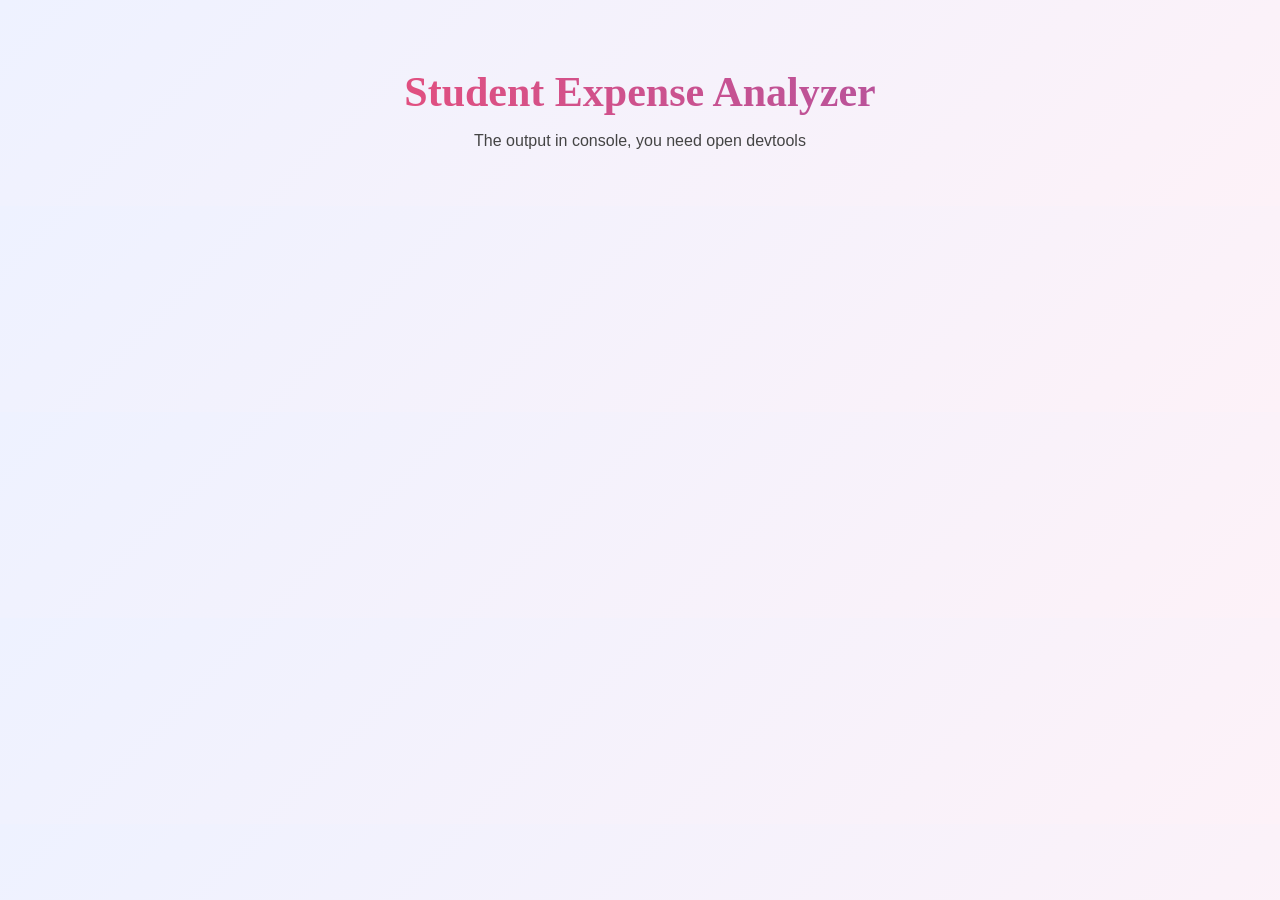
<file: Assignment 6/index.html>
<!DOCTYPE html>
<html lang="en">
<head>
    <meta charset="UTF-8">
    <meta name="viewport" content="width=device-width, initial-scale=1.0">
    <title>Assignment 6</title>
    <link rel="stylesheet" href="style.css">
</head>
<body>
    <h1>Student Expense Analyzer</h1>
    <p>The output in  console, you need open devtools</p>
    <script src="script.js"></script>
</body>
</html>
</file>
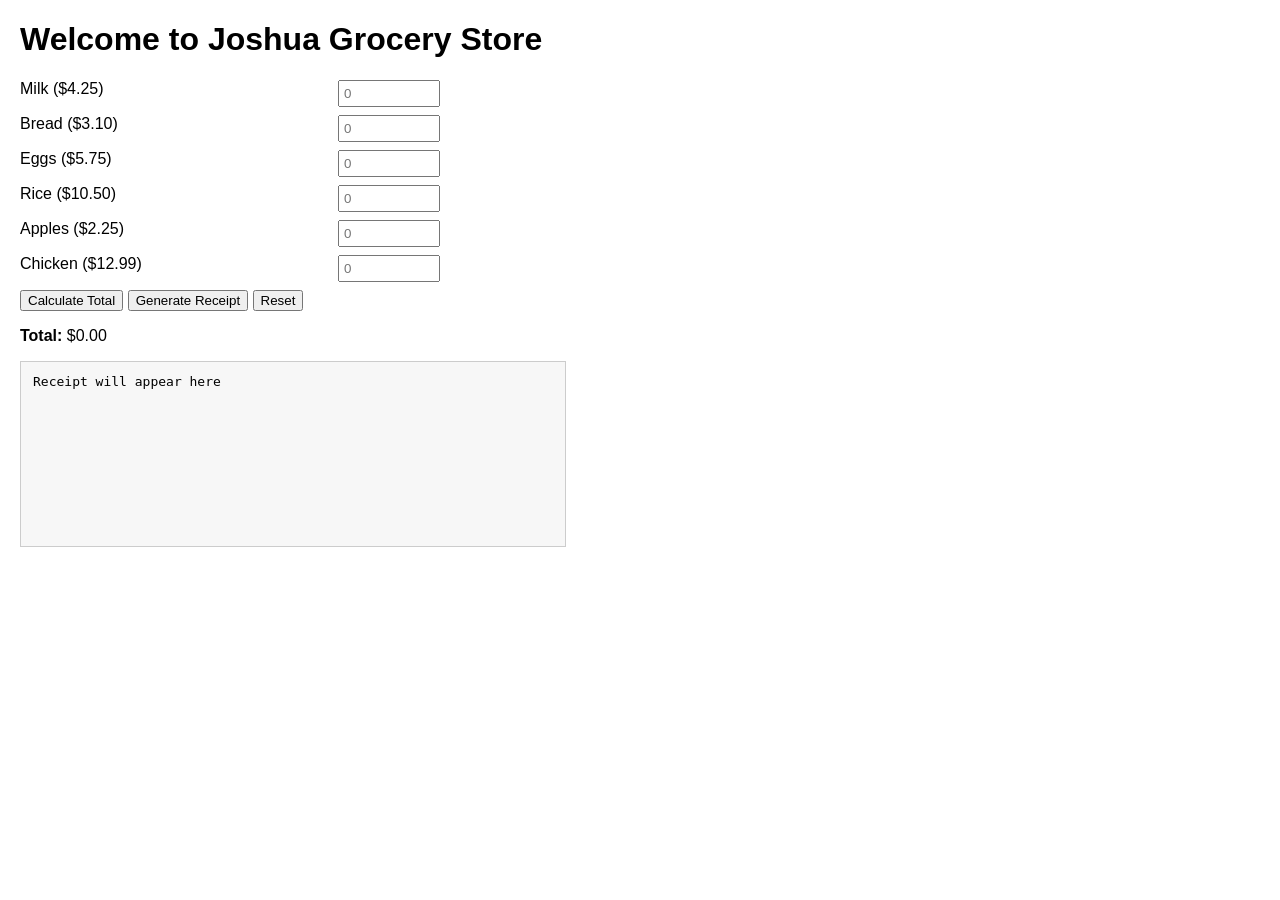
<file: Assignment 7/index.html>
<!DOCTYPE html>
<html lang="en">

<head>
    <meta charset="UTF-8">
    <meta name="viewport" content="width=device-width, initial-scale=1.0">
    <title>Joshua Grocery Store</title>
    <link rel="stylesheet" href="style.css">
</head>

<body>
    <h1>Welcome to Joshua Grocery Store</h1>
    <div class="item">
        <div class="items">
            <div class="row"><span>Milk ($4.25)</span> <input id="milk" type="number" min="0" placeholder="0"></div>
            <div class="row"><span>Bread ($3.10)</span> <input id="bread" type="number" min="0" placeholder="0"></div>
            <div class="row"><span>Eggs ($5.75)</span> <input id="eggs" type="number" min="0" placeholder="0"></div>
            <div class="row"><span>Rice ($10.50)</span> <input id="rice" type="number" min="0" placeholder="0"></div>
            <div class="row"><span>Apples ($2.25)</span> <input id="apples" type="number" min="0" placeholder="0"></div>
            <div class="row"><span>Chicken ($12.99)</span><input id="chicken" type="number" min="0" placeholder="0">
            </div>
        </div>
    </div>
    <div class="item">
        <button id="btnTotal">Calculate Total</button>
        <button id="btnReceipt">Generate Receipt</button>
        <button id="btnReset">Reset</button>
    </div>

    <p><strong>Total:</strong> <span id="totalAmount">$0.00</span></p>

    <pre id="receipt" class="receipt">Receipt will appear here</pre>

    <script src="script.js"></script>
</body>

</html>
</file>
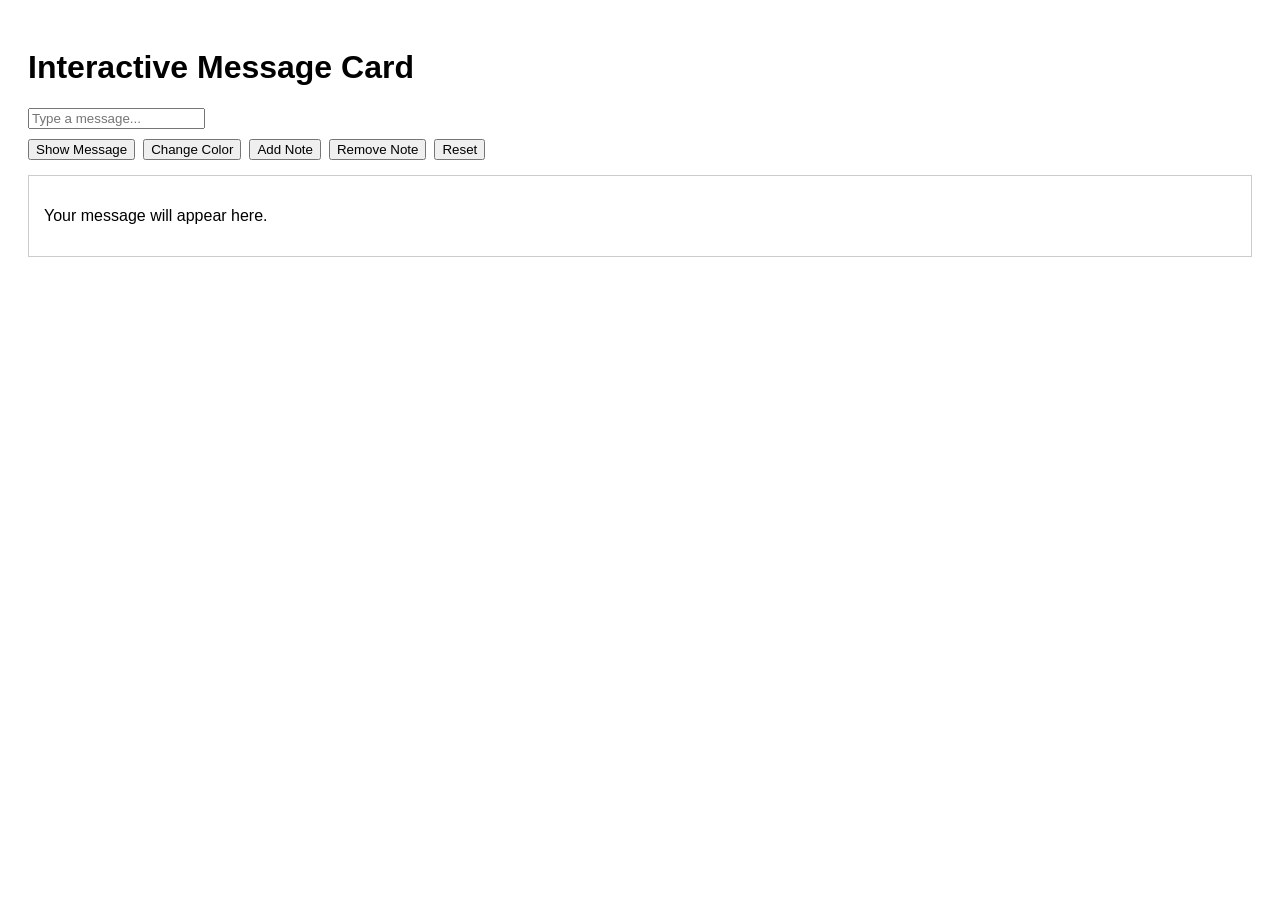
<file: Assignment 8/index.html>
<!DOCTYPE html>
<html lang="en">
<head>
    <meta charset="UTF-8">
    <meta name="viewport" content="width=device-width, initial-scale=1.0">
    <title>Interactive Message Card</title>
    <link rel="stylesheet" href="style.css">
</head>
<body>
    <h1>Interactive Message Card</h1>
    <input id="messageInput" type="text" placeholder="Type a message..." />
    <div class="buttons">
        <button id="showBtn">Show Message</button>
        <button id="colorBtn">Change Color</button>
        <button id="addNoteBtn">Add Note</button>
        <button id="removeNoteBtn">Remove Note</button>
        <button id="resetBtn">Reset</button>
    </div>

    <div id="card" class="card">
        <p id="cardMessage">Your message will appear here.</p>
    </div>
    <script src="script.js"></script>
</body>
</html>
</file>
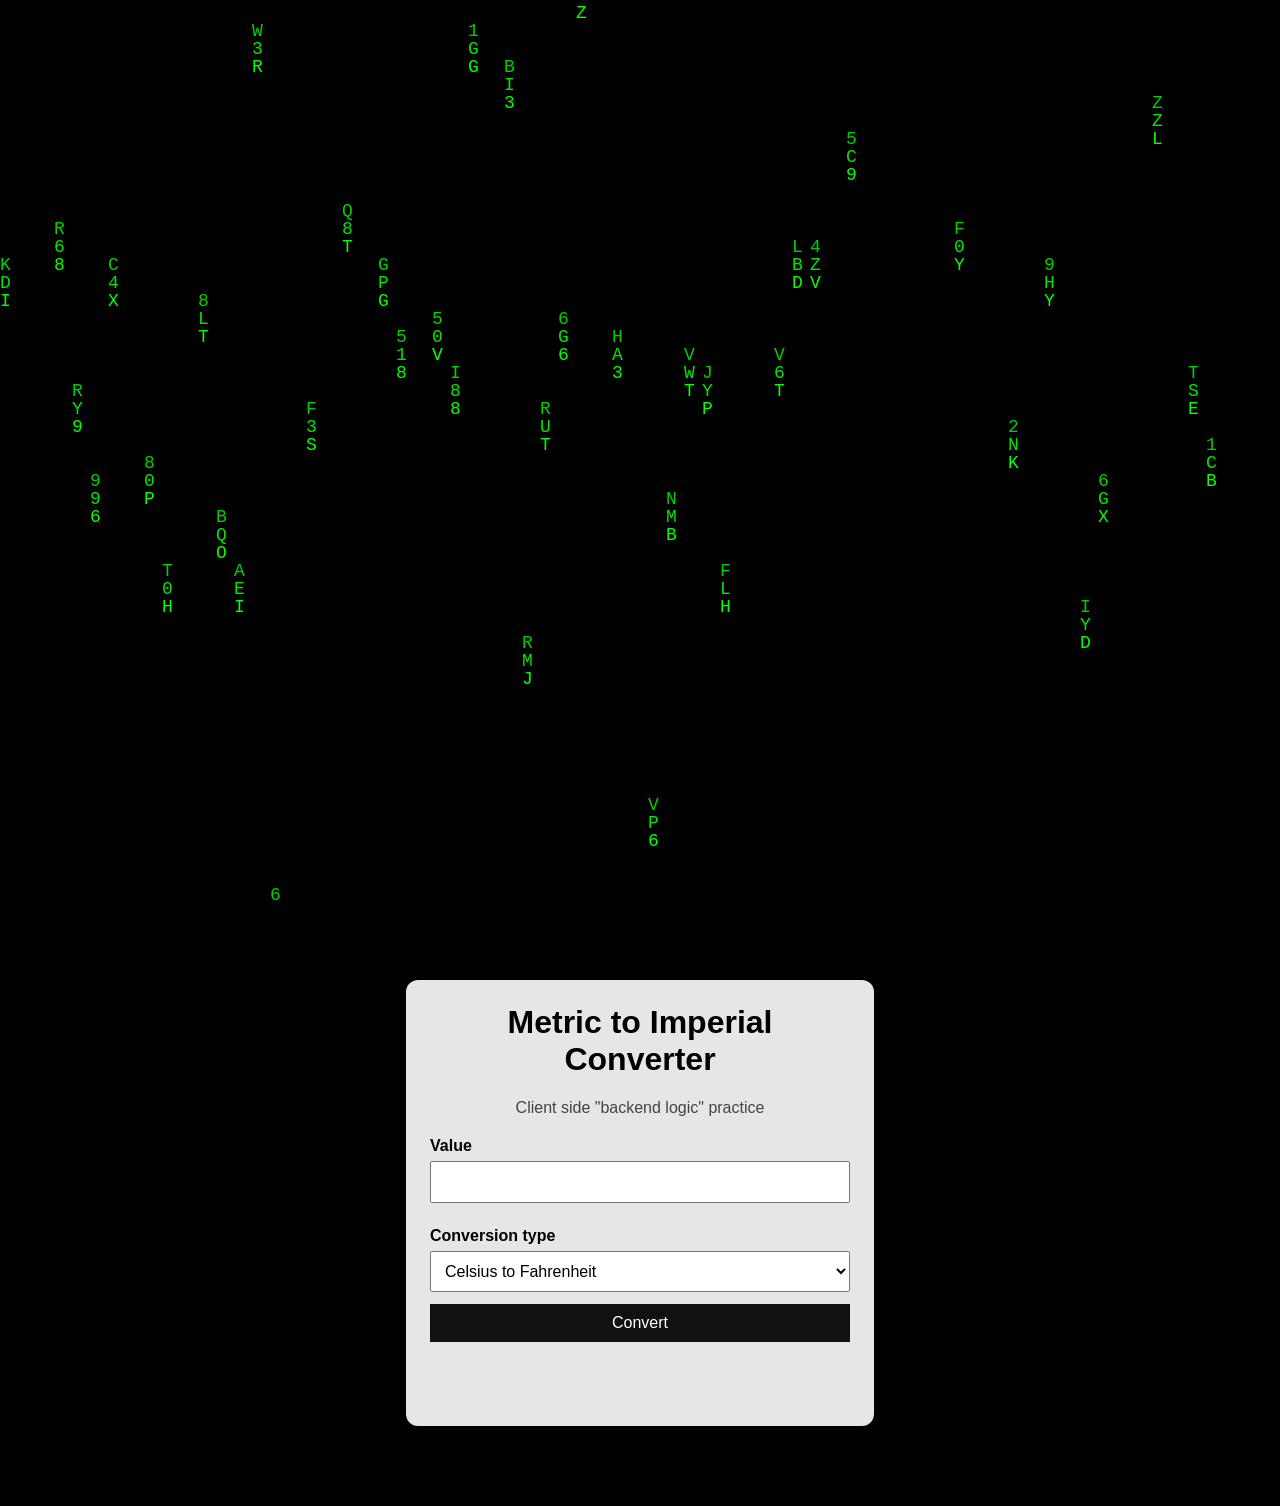
<file: matrix/index.html>
<!--
Project: Matrix Rain Effect
LMD: 2026-03-10
Programmer: Joshua
About project: This project shows a Matrix Rain animation using HTML, CSS, and JavaScript.
-->

<!DOCTYPE html>
<html lang="en">

<head>
  <meta charset="UTF-8" />
  <meta name="viewport" content="width=device-width, initial-scale=1.0" />
  <title>Matrix Rain</title>
  <link rel="stylesheet" href="style.css" />
</head>

<body>
  <!-- This canvas is the drawing area for the Matrix Rain effect -->
  <canvas id="canvas"></canvas>
  <main class="card">
    <h1>Metric to Imperial Converter</h1>
    <p class="subtitle">Client side "backend logic" practice</p>

    <label for="valueInput">Value</label>
    <input id="valueInput" type="text">

    <label for="typeSelect">Conversion type</label>
    <select id="typeSelect">
      <option value="cToF">Celsius to Fahrenheit</option>
      <option value="mToF">Meters to Feet</option>
      <option value="kgToLbs">Kilograms to Pounds</option>
      <option value="kmToMiles">Kilometers to Miles</option>
      <option value="lToGal">Liters to Gallons</option>
      <option value="cmToInch">Centimeters to Inches</option>
      <option value="gToOz">Grams to Ounces</option>
    </select>

    <button id="convertBtn" onclick="convert()">Convert</button>

    <div id="message" class="message" aria-live="polite"></div>
    <div id="result" class="result" aria-live="polite"></div>
  </main>
  <script src="script.js"></script>
</body>

</html>
</file>
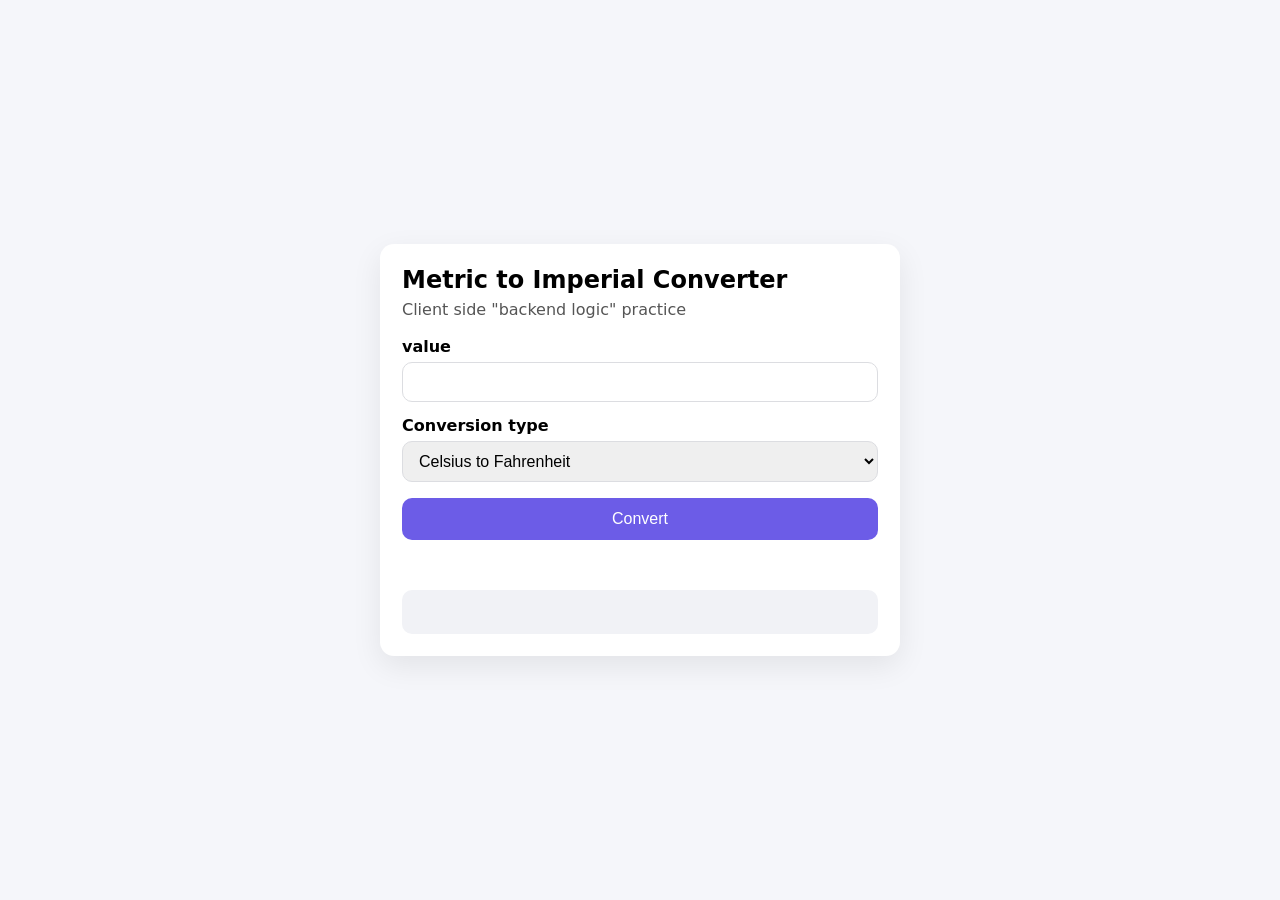
<file: metric-imperial-converter/index.html>
<!DOCTYPE html>
<html lang="en">
<head>
    <meta charset="UTF-8">
    <meta name="viewport" content="width=device-width, initial-scale=1.0">
    <title>Metric to Imperial Converter</title>
    <link rel="stylesheet" href="style.css">
</head>
<body>
    <main class="card">
        <h1>Metric to Imperial Converter</h1>
        <P class="subtitle">Client side "backend logic" practice</P>

        <label for="valueInput">value</label>
        <input id="valueInput" type="text"/>
        <label for="typeSelect">Conversion type</label>
        <select id="typeSelect">
            <option value="cToF">Celsius to Fahrenheit</option>
            <option value="mToF">Meters to Feet</option>
            <option value="kgToLbs">Kilograms to Pounds</option>
            <option value="kmToMiles">Kilometers to Miles</option>
            <option value="lToGal">Liters to Gallons</option>
            <option value="cmToInch">Centimeters to Inches</option>
            <option value="gToOz">Grams to Ounces</option>
        </select>

        <button id="convertBtn" onclick="convert()">Convert</button>

        <div id="message" class="message" aria-live="polite"></div>
        <div id="result" class="result" aria-live="polite"></div>
    </main>

    <script src="script.js"></script>
</body>
</html>
</file>
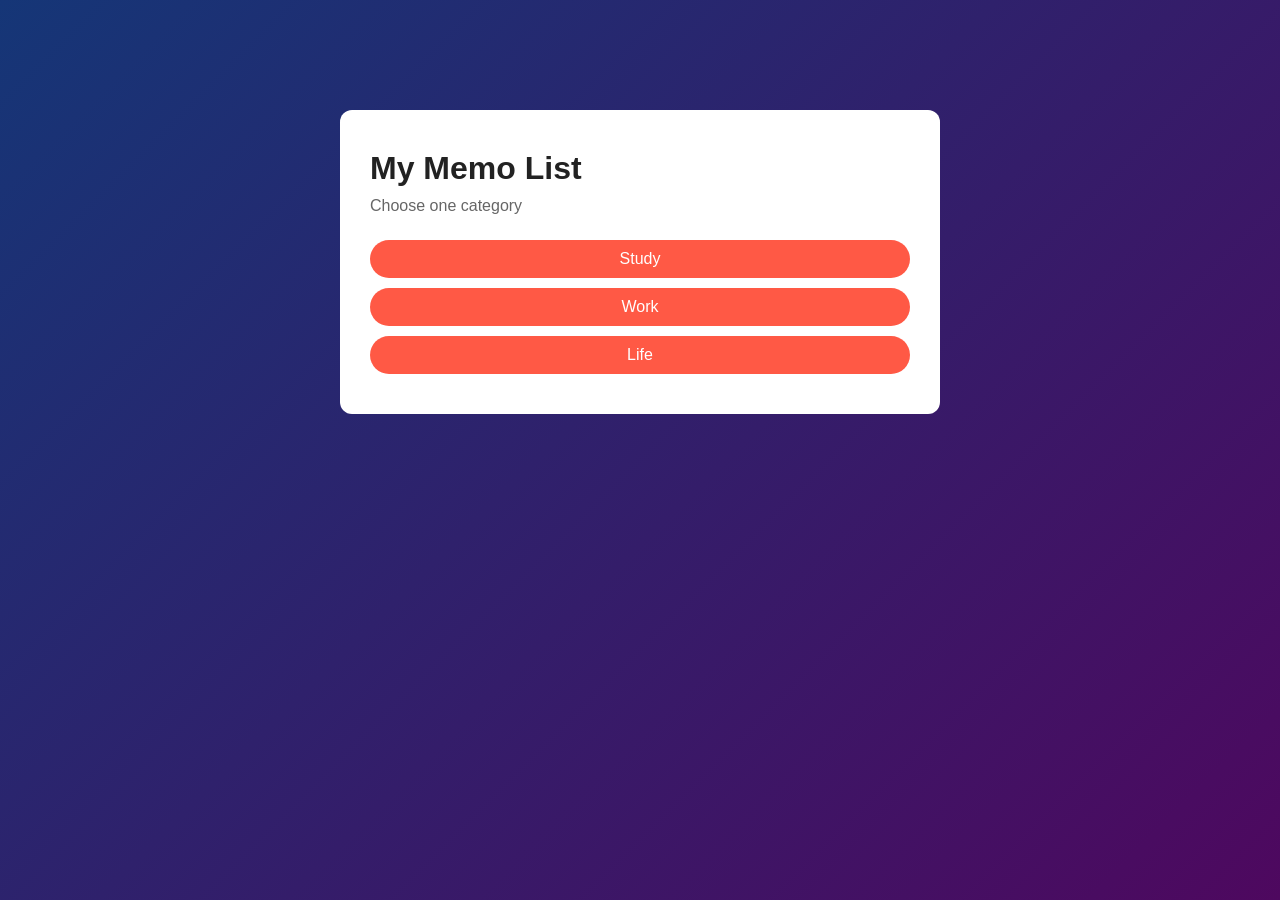
<file: Mini Project Learning from a YouTube Project and Improving It/index.html>
<!DOCTYPE html>
<html lang="en">
<head>
    <meta charset="UTF-8">
    <meta name="viewport" content="width=device-width, initial-scale=1.0">
    <title>Memo List App</title>
    <link rel="stylesheet" href="style.css">
</head>
<body>
    <div class="container">
        <!-- Home page -->
        <div id="homePage" class="app-box">
            <h1>My Memo List</h1>
            <p class="subtitle">Choose one category</p>
            <div class="category-buttons">
                <button class="category-btn" onclick="openCategory('study')">Study</button>
                <button class="category-btn" onclick="openCategory('work')">Work</button>
                <button class="category-btn" onclick="openCategory('life')">Life</button>
            </div>
        </div>
        <!-- List page -->
    <div id="listPage" class="app-box hidden">
        <h2 id="categoryTitle">Category</h2>
        <div class="row">
            <input type="text" id="inputBox" placeholder="Write your memo here">
            <button onclick="addMemo()">Add</button>        
        </div>

        <ul id="listContainer"></ul>

        <div class="bottom-buttons">
            <button class="back-btn" onclick="goHome()">Back to Homepage</button>
        </div>
    </div>

    </div>
    <script src="script.js"></script>
</body>
</html>
</file>
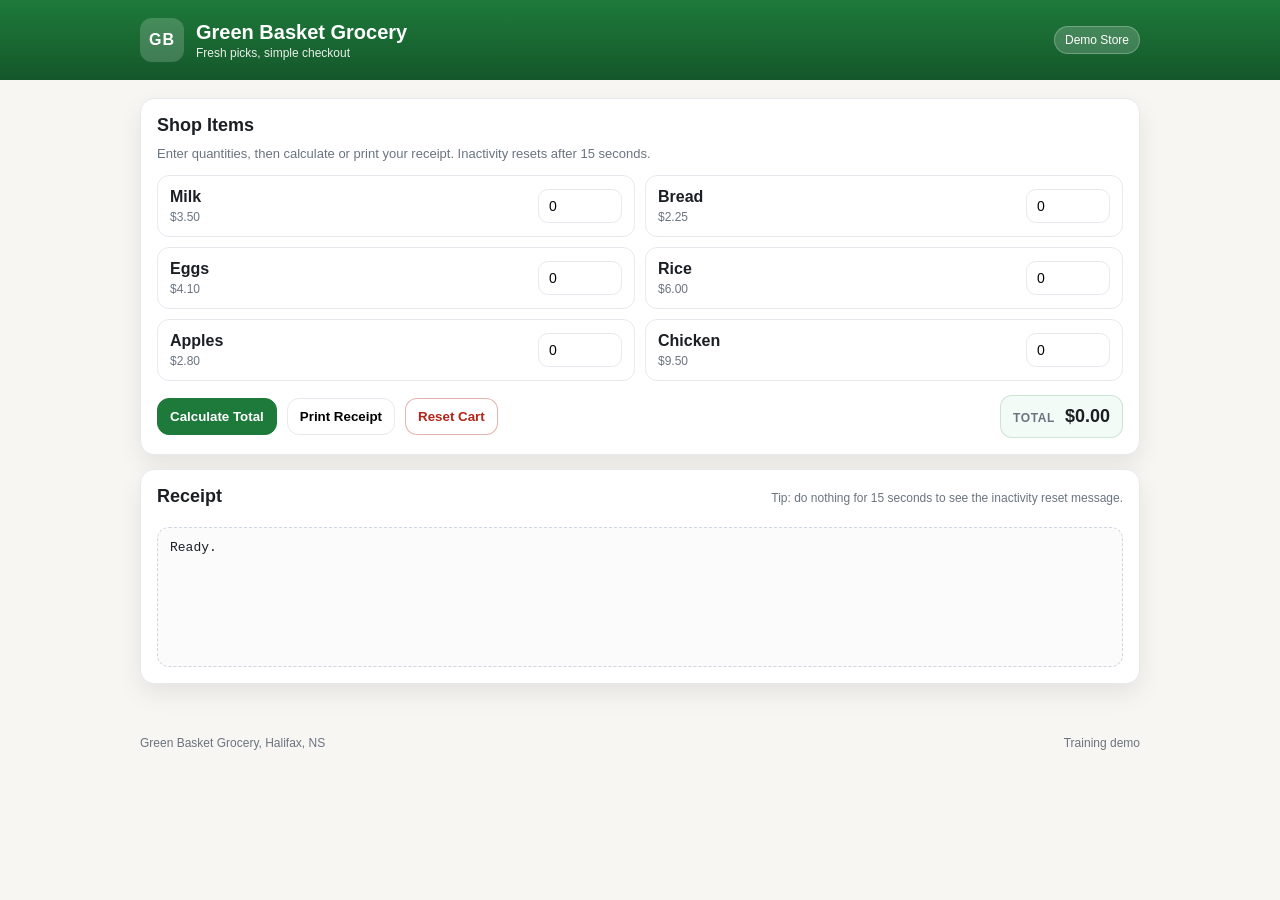
<file: store-code-review/index.html>
<!DOCTYPE html>
<html lang="en">
<head>
  <!--Character encoding: Ensure English characters/symbols are displayed correctly.-->
  <meta charset="UTF-8" />
  <!-- Make the page scale with the device width on mobile phones/tablets -->
  <meta name="viewport" content="width=device-width, initial-scale=1.0" />
  <!-- Browser tab title -->
  <title>Green Basket Grocery</title>
  <!-- Linking external CSS: All layout, fonts, colors, and card styles are controlled by style.css -->
  <link rel="stylesheet" href="style.css" />
</head>
<!-- onload="startTimer()":
s a "no-operation timer" as soon as the page loads
Join point: startTimer() is defined in script.js and is used to automatically resetCart() after 15 seconds of inactivity -->
<body onload="startTimer()">
  <header class="header">
    <!-- Classes like header-inner, brand, and badge are used for layout and styling in CSS -->
    <div class="header-inner">
      <div class="brand">
        <div class="logo">GB</div>
        <div>
          <h1>Green Basket Grocery</h1>
          <p class="tagline">Fresh picks, simple checkout</p>
        </div>
      </div>
      <!-- badge: Right-hand side badge, indicating this is the demo store -->
      <div class="badge">Demo Store</div>
    </div>
  </header>

  <main class="container">
    <!-- card: a card container -->
    <section class="card">
      <h2>Shop Items</h2>
      <!-- hint: Provide the user with an action prompt, and explain that the system will reset after 15 seconds of inactivity -->
      <p class="hint">Enter quantities, then calculate or print your receipt. Inactivity resets after 15 seconds.</p>
      <!-- grid: Container for product list -->
      <div class="grid">
        <div class="item">
          <div class="item-info">
            <div class="item-name">Milk</div>
            <div class="item-price">$3.50</div>
          </div>
          <input type="number" id="milk" value="0" min="0" oninput="startTimer()" />
        </div>
        <!-- The product structures below are completely identical:
        Benefits of doing this: Consistent UI, easier data retrieval using fixed IDs in JavaScript -->
        <div class="item">
          <div class="item-info">
            <div class="item-name">Bread</div>
            <div class="item-price">$2.25</div>
          </div>
          <input type="number" id="bread" value="0" min="0" oninput="startTimer()" />
        </div>

        <div class="item">
          <div class="item-info">
            <div class="item-name">Eggs</div>
            <div class="item-price">$4.10</div>
          </div>
          <input type="number" id="eggs" value="0" min="0" oninput="startTimer()" />
        </div>

        <div class="item">
          <div class="item-info">
            <div class="item-name">Rice</div>
            <div class="item-price">$6.00</div>
          </div>
          <input type="number" id="rice" value="0" min="0" oninput="startTimer()" />
        </div>

        <div class="item">
          <div class="item-info">
            <div class="item-name">Apples</div>
            <div class="item-price">$2.80</div>
          </div>
          <input type="number" id="apples" value="0" min="0" oninput="startTimer()" />
        </div>

        <div class="item">
          <div class="item-info">
            <div class="item-name">Chicken</div>
            <div class="item-price">$9.50</div>
          </div>
          <input type="number" id="chicken" value="0" min="0" oninput="startTimer()" />
        </div>
      </div>
      <!-- actions: button area + total display area -->
      <div class="actions">
        <!-- onclick calls a JS function (defined in script.js):
        Calculate Total: Calculates only the total price and prompts the user to print a receipt -->
        <button class="btn primary" onclick="calculateTotal()">Calculate Total</button>
        <!-- Print Receipt: Generate a detailed receipt -->
        <button class="btn" onclick="printReceipt()">Print Receipt</button>
        <!-- Reset Cart: Manually clears the shopping cart and displays a message.
        Note: Here, the string parameter is passed to resetCart(message) -->
        <button class="btn danger" onclick="resetCart('Cart reset.')">Reset Cart</button>
        <!-- id="total" is the target of the JS update: setTotal(amount) will update this to $xx.xx -->
        <div class="total-box">
          <span class="total-label">Total</span>
          <span id="total" class="total-value">$0.00</span>
        </div>
      </div>
    </section>
    <!-- Receipt card: Used to display system messages or printed receipt text -->
    <section class="card">
      <div class="receipt-head">
        <h2>Receipt</h2>
        <span class="small-note">Tip: do nothing for 15 seconds to see the inactivity reset message.</span>
      </div>
      <!-- pre tag: Used to maintain the "receipt format" id="receipt" is the location where the JS outputs the receipt text:
      printReceipt() / calculateTotal() / resetCart() will update it -->
      <pre id="receipt" class="receipt">Ready.</pre>
    </section>
  </main>

  <footer class="footer">
    <div class="container footer-inner">
      <span>Green Basket Grocery, Halifax, NS</span>
      <span class="muted">Training demo</span>
    </div>
  </footer>
  <!-- Include the JS file: Placing it at the end of the body ensures that HTML elements load completely before executing the JS (more stable) -->
  <script src="script.js"></script>
</body>
</html>
</file>
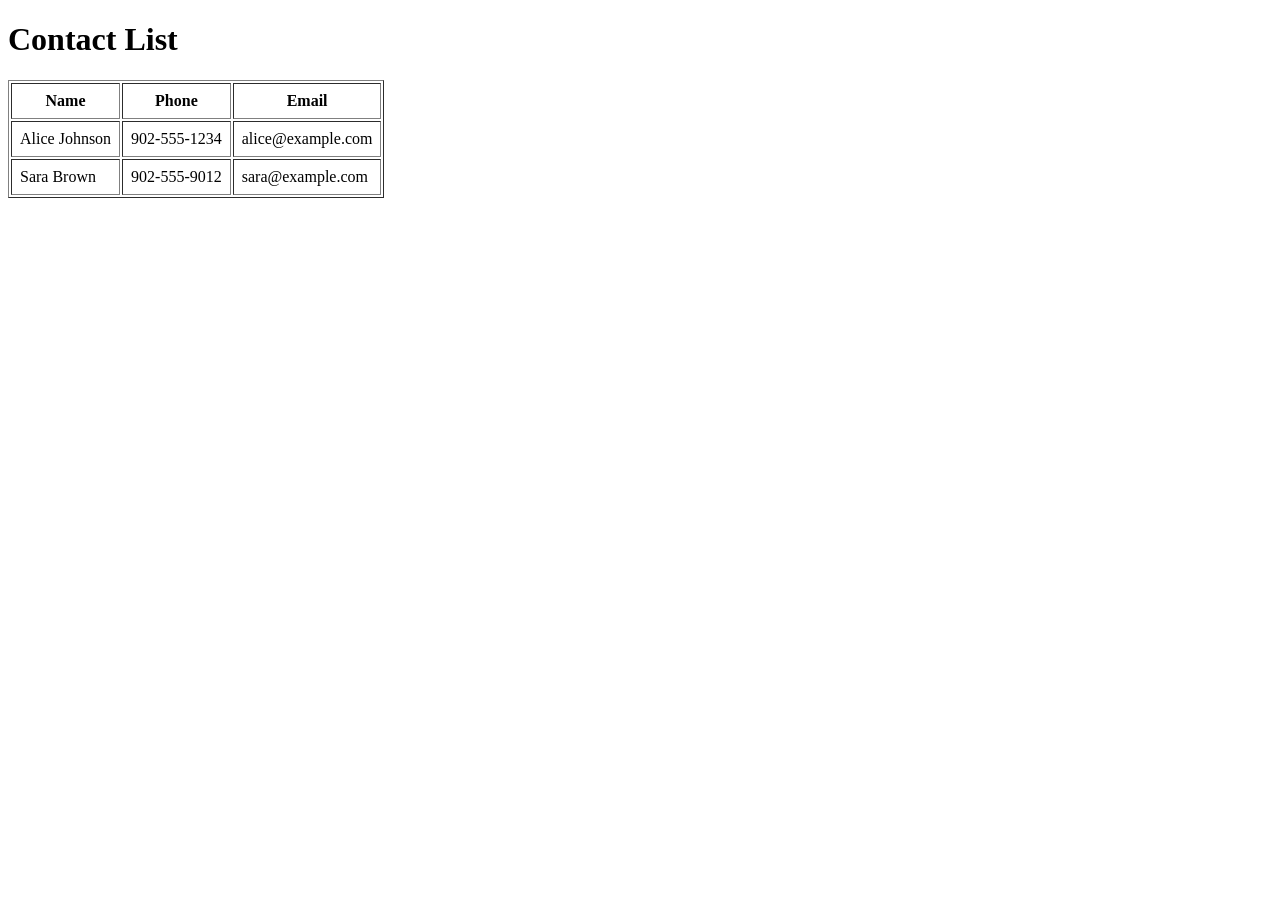
<file: Assignment2/js_contacts_variables/index.html>
<!DOCTYPE html>
<html lang="en">
<head>
    <meta charset="UTF-8">
    <meta name="viewport" content="width=device-width, initial-scale=1.0">
    <title>Contact</title>
</head>
<body>
    <h1>Contact List</h1>
<!--The table element represents the entire list-->
    <table border="1" cellpadding="8">
        <!--thead is table header-->
        <thead>
            <!--one line-->
            <tr>
                <!--header grid-->
                <th>Name</th>
                <th>Phone</th>
                <th>Email</th>
            </tr>
        </thead>
        <tbody>
            <tr>
                <!--a grid-->
                <td id="firstContactName"></td>
                <td id="firstContactPhone"></td>
                <td id="firstContactEmail"></td>
            </tr>
            <tr>
                <td id="lastContactName"></td>
                <td id="lastContactPhone"></td>
                <td id="lastContactEmail"></td>
            </tr>
        </tbody>
    </table>
    <script src="Script.js"></script>
</body>
</html>
</file>
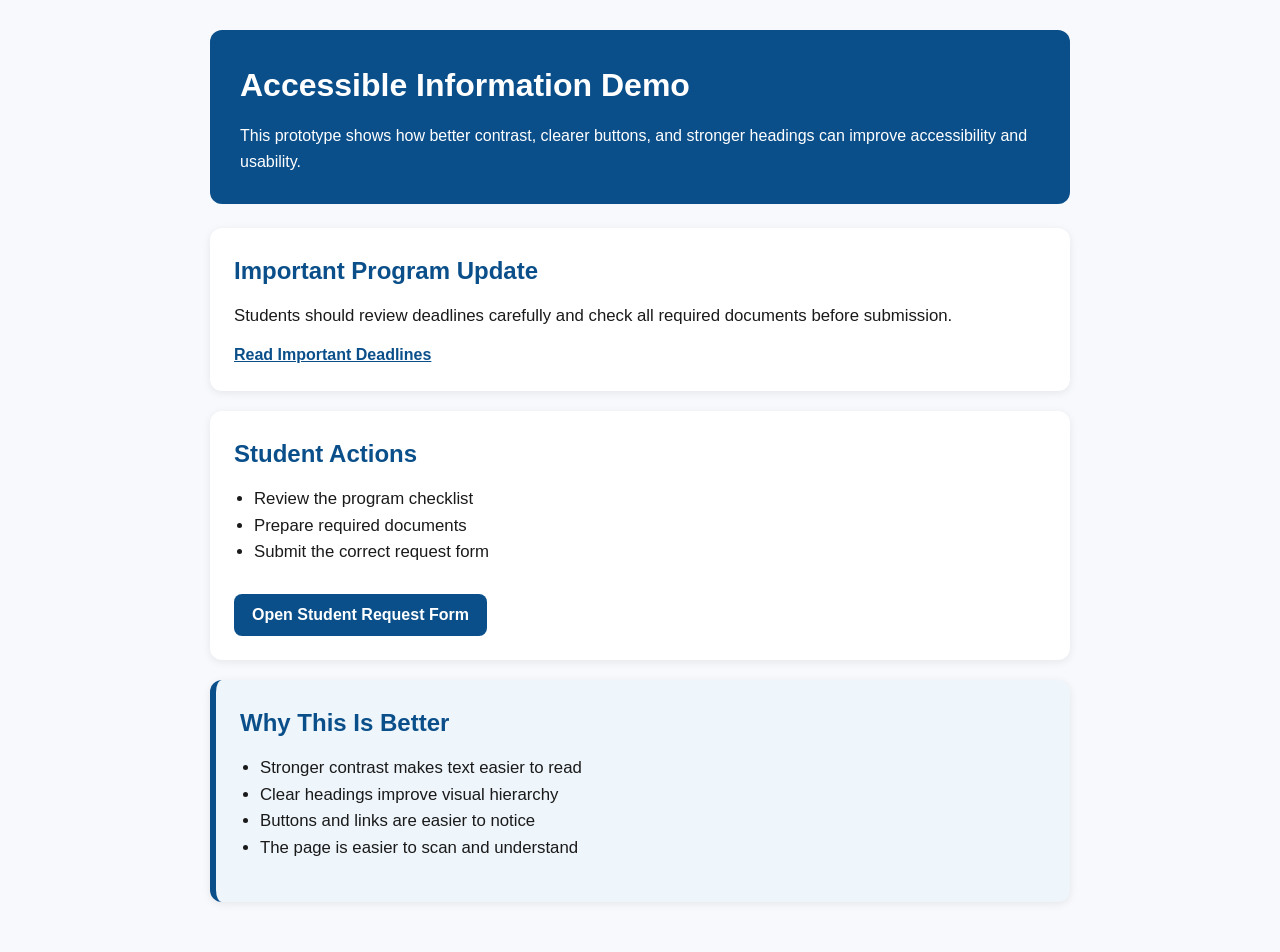
<file: Final Project Website Evaluation & Redesign Proposal/project/accessibility-demo/index.html>
<!DOCTYPE html>
<html lang="en">

<head>
    <meta charset="UTF-8">
    <meta name="viewport" content="width=device-width, initial-scale=1.0">
    <title>Accessibility Demo</title>
    <link rel="stylesheet" href="style.css">
</head>

<body>
    <main class="page">
        <header class="hero">
            <h1>Accessible Information Demo</h1>
            <p>
                This prototype shows how better contrast, clearer buttons, and stronger headings
                can improve accessibility and usability.
            </p>
        </header>

        <section class="card">
            <h2>Important Program Update</h2>
            <p>
                Students should review deadlines carefully and check all required documents before submission.
            </p>
            <a href="#" class="action-link">Read Important Deadlines</a>
        </section>

        <section class="card">
            <h2>Student Actions</h2>
            <ul>
                <li>Review the program checklist</li>
                <li>Prepare required documents</li>
                <li>Submit the correct request form</li>
            </ul>
            <button class="action-button">Open Student Request Form</button>
        </section>

        <section class="card notice">
            <h2>Why This Is Better</h2>
            <ul>
                <li>Stronger contrast makes text easier to read</li>
                <li>Clear headings improve visual hierarchy</li>
                <li>Buttons and links are easier to notice</li>
                <li>The page is easier to scan and understand</li>
            </ul>
        </section>
    </main>

    <script src="script.js"></script>
</body>

</html>
</file>
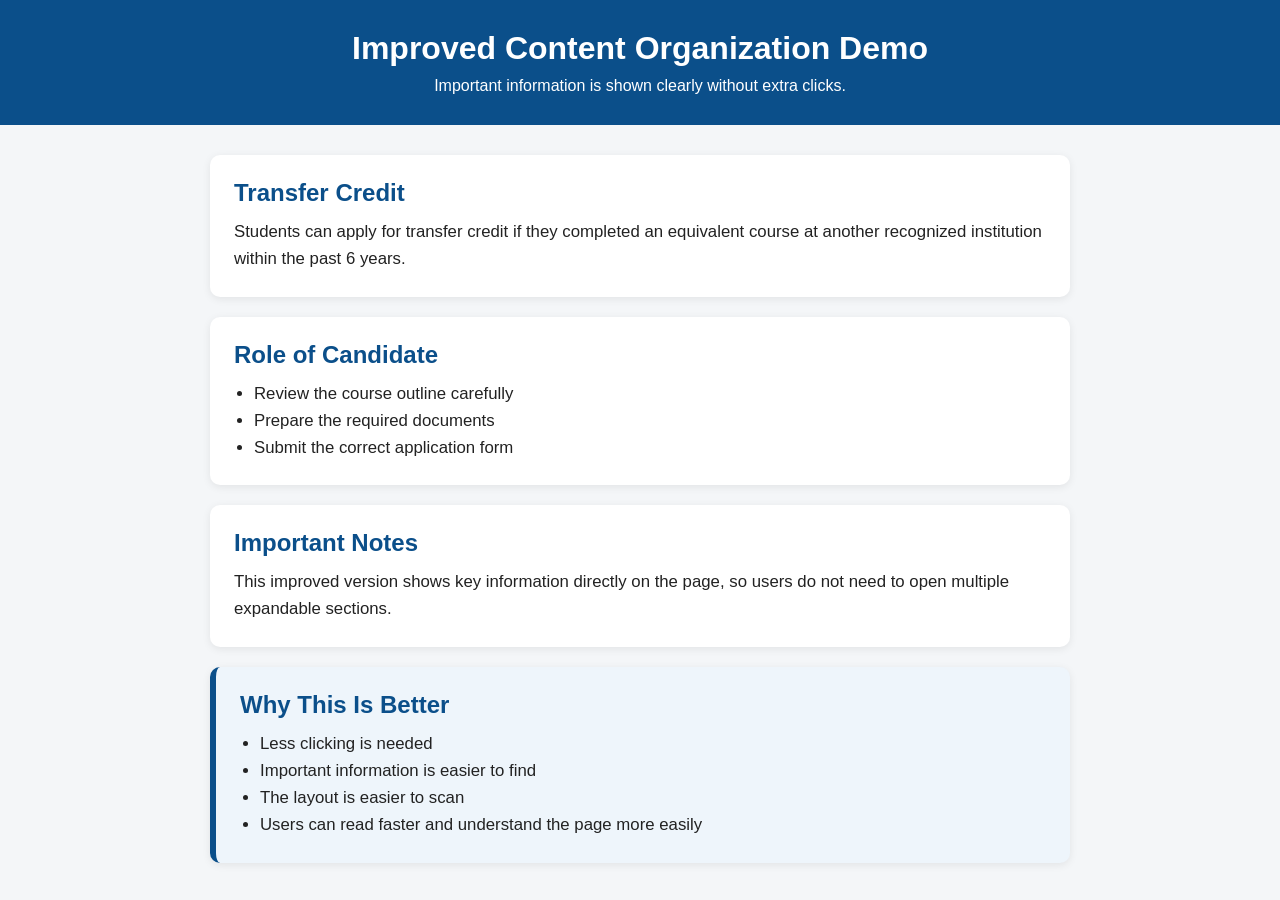
<file: Final Project Website Evaluation & Redesign Proposal/project/content-demo/index.html>
<!DOCTYPE html>
<html lang="en">

<head>
    <meta charset="UTF-8">
    <meta name="viewport" content="width=device-width, initial-scale=1.0">
    <title>Content Demo</title>
    <link rel="stylesheet" href="style.css">
</head>

<body>
    <header class="top-header">
        <h1>Improved Content Organization Demo</h1>
        <p>Important information is shown clearly without extra clicks.</p>
    </header>

    <main class="content-wrapper">
        <section class="info-card">
            <h2>Transfer Credit</h2>
            <p>
                Students can apply for transfer credit if they completed an equivalent course
                at another recognized institution within the past 6 years.
            </p>
        </section>

        <section class="info-card">
            <h2>Role of Candidate</h2>
            <ul>
                <li>Review the course outline carefully</li>
                <li>Prepare the required documents</li>
                <li>Submit the correct application form</li>
            </ul>
        </section>

        <section class="info-card">
            <h2>Important Notes</h2>
            <p>
                This improved version shows key information directly on the page,
                so users do not need to open multiple expandable sections.
            </p>
        </section>

        <section class="info-card highlight-card">
            <h2>Why This Is Better</h2>
            <ul>
                <li>Less clicking is needed</li>
                <li>Important information is easier to find</li>
                <li>The layout is easier to scan</li>
                <li>Users can read faster and understand the page more easily</li>
            </ul>
        </section>
    </main>

    <script src="script.js"></script>
</body>

</html>
</file>
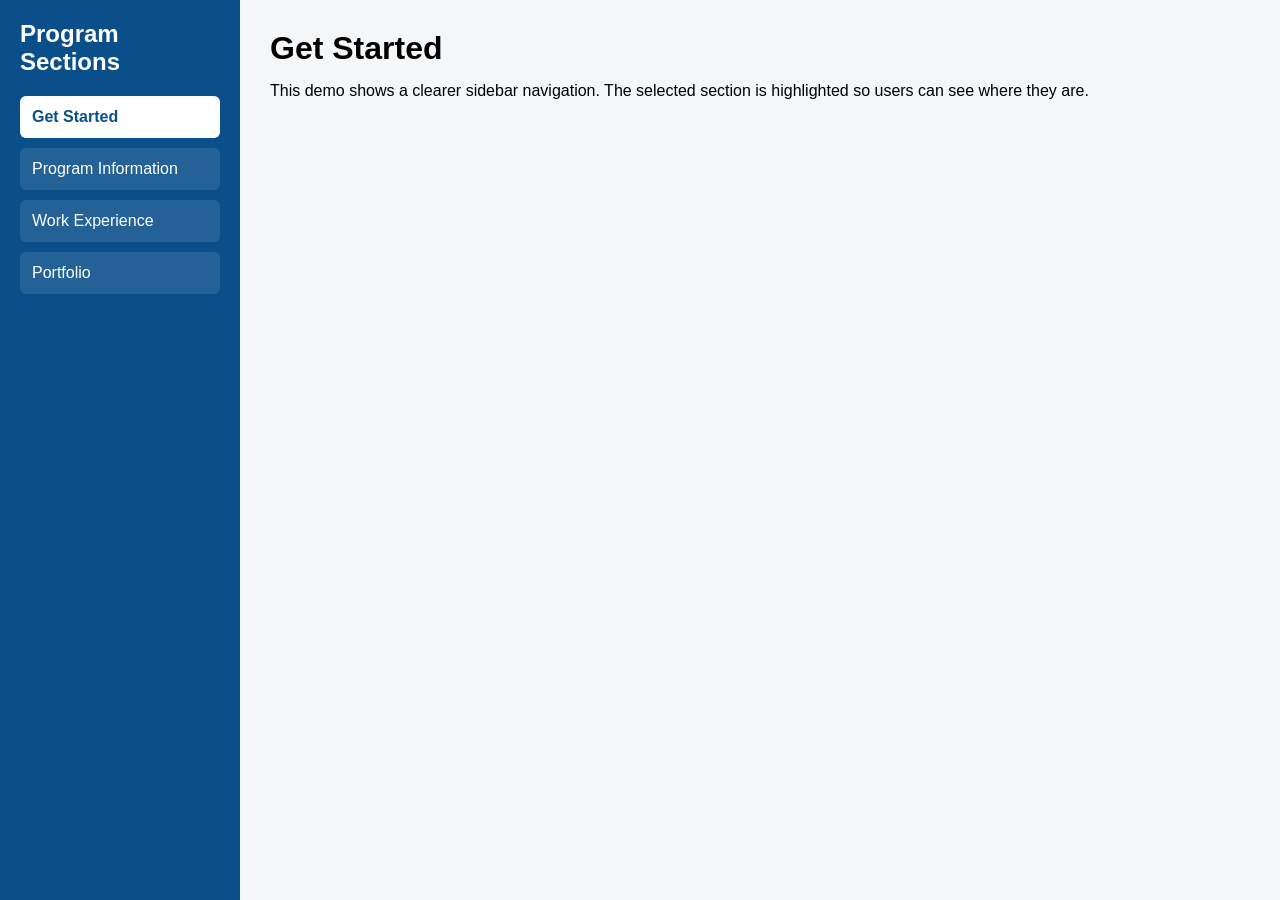
<file: Final Project Website Evaluation & Redesign Proposal/project/sidebar-demo/index.html>
<!DOCTYPE html>
<html lang="en">
<head>
    <meta charset="UTF-8">
    <meta name="viewport" content="width=device-width, initial-scale=1.0">
    <title>Sidebar Demo</title>
    <link rel="stylesheet" href="style.css">
</head>
<body>
    <div class="container">
        <aside class="sidebar">
            <h2>Program Sections</h2>
            <ul class="nav-list">
                <li class="nav-item active">Get Started</li>
                <li class="nav-item">Program Information</li>
                <li class="nav-item">Work Experience</li>
                <li class="nav-item">Portfolio</li>
            </ul>
        </aside>
        <main class="content">
            <h1 id="title">Get Started</h1>
            <p id="text">
                This demo shows a clearer sidebar navigation. The selected section is highlighted so users can see where they are.
            </p>
        </main>
    </div>
    <script src="script.js"></script>
    
</body>
</html>
</file>
<file: Assignment 6/style.css>
body {
  margin: 0;
  padding: 40px;
  font-family: Arial, Helvetica, sans-serif;
  background: linear-gradient(135deg, #eef2ff, #fdf2f8);
  text-align: center;
}

h1 {
  font-family: "Brush Script MT", cursive;
  font-size: 42px;
  margin-bottom: 10px;
  background: linear-gradient(90deg, #ff4d6d, #6a5acd, #00c2ff);
  background-size: 300%;
  -webkit-background-clip: text;
  -webkit-text-fill-color: transparent;
  animation: gradientMove 4s infinite linear;
}
@keyframes gradientMove {
  0% { background-position: 0%; }
  100% { background-position: 300%; }
}

p {
  font-size: 16px;
  color: #444;
  animation: fadeIn 2s ease-in-out;
}

@keyframes fadeIn {
  from { opacity: 0; }
  to { opacity: 1; }
}
</file>
<file: Assignment 7/style.css>
body {
  font-family: Arial, sans-serif;
  margin: 20px;
}

.items {
  max-width: 420px;
}

.row {
  display: flex;
  justify-content: space-between;
  gap: 10px;
  margin: 8px 0;
}

input {
  width: 90px;
  padding: 4px;
}

.buttons {
  margin: 12px 0;
  display: flex;
  gap: 10px;
  flex-wrap: wrap;
}

.receipt {
  border: 1px solid #ccc;
  padding: 12px;
  background: #f7f7f7;
  max-width: 520px;
  min-height: 160px;
  white-space: pre-wrap;
}
</file>
<file: Assignment 8/style.css>
body {
  font-family: Arial, sans-serif;
  padding: 20px;
}

.buttons {
  margin: 10px 0;
  display: flex;
  gap: 8px;
  flex-wrap: wrap;
}

.card {
  margin-top: 15px;
  padding: 15px;
  border: 1px solid #ccc;
  background-color: white;
  color: black;
}
</file>
<file: matrix/style.css>
/* Remove the default page margin */
body {
    margin: 0;
    overflow: hidden;
    background: black;
    font-family: Arial, sans-serif;
}
/* Make the canvas behave like a full-page drawing area */
canvas {
    display: block;
    z-index: 0;
    height: 100%;
    width: 100%;
    top:  0;
    left: 0;
    position: 0;
}
.card {
    position: relative;
    z-index: 1;
    max-width: 420px;
    margin: 80px auto;
    padding: 24px;
    border-radius: 12px;
    background: rgba(255, 255, 255, 0.9);
    box-shadow: 0 4px 15px rgba(0, 0, 0, 0.4);
}

/* Headings */
h1 {
    margin-top: 0;
    text-align: center;
}

.subtitle {
    text-align: center;
    color: #444;
    margin-bottom: 20px;
}

/* Form elements */
label {
    display: block;
    margin-top: 12px;
    margin-bottom: 6px;
    font-weight: bold;
}

input,
select,
button {
    width: 100%;
    box-sizing: border-box;
    padding: 10px;
    margin-bottom: 12px;
    font-size: 16px;
}

/* Button style */
button {
    background: #111;
    color: white;
    border: none;
    cursor: pointer;
}

button:hover {
    background: #333;
}

/* Output areas */
.message {
    color: red;
    min-height: 24px;
}

.result {
    font-weight: bold;
    min-height: 24px;
    color: #111;
}
</file>
<file: metric-imperial-converter/style.css>
* { box-sizing: border-box;}

body{
    margin: 0;
    font-family: system-ui, -apple-system, 'Segoe UI', Roboto, sans-serif, Arial;
    background: #f5f6fa;
    min-height: 100vh;
    display: grid;
    place-items: center;
    padding: 24px;
}

.card {
    width: 100%;
    max-width: 520px;
    background: #fff;
    padding: 22px;
    border-radius: 14px;
    box-shadow: 0 10px 30px rgba(0,0,0,0.08);
}

h1 {margin: 0 0 6px; font-size: 1.5rem;}
.subtitle {margin: 0 0 18px; color: #555; }

label {
    display: block;
    margin: 14px 0 6px;
    font-weight: 600;
}

input, select {
    width: 100%;
    padding: 10px 12px;
    font-size: 1rem;
    border: 1px solid #dcdde1;
    border-radius: 10px;
    outline: none;
}

input:focus, select:focus {
    border-color: #6c5ce7;
}

button {
    margin-top: 16px;
    width: 100%;
    padding: 12px 14px;
    font-size: 1rem;
    color: white;
    background: #6c5ce7;
    border: none;
    border-radius: 10px;
    cursor: pointer;
}

button:hover {filter: brightness(0.95);}

.message {
    margin-top: 12px;
    min-height: 22px;
    color: #c23616;
    font-weight: 600;
}

.result {
    margin-top: 16px;
    min-height: 44px;
    padding: 12px;
    background: #f1f2f6;
    border-radius: 10px;
    display: grid;
    place-items: center;
}
</file>
<file: Mini Project Learning from a YouTube Project and Improving It/style.css>
*{
    margin: 0;
    padding: 0;
    box-sizing: border-box;
    font-family: Arial, sans-serif;
}

body{
    background: linear-gradient(135deg, #153677, #4e085f);
    min-height: 100vh;
}

.container{
    width: 100%;
    padding: 30px;
    min-height: 100vh;
}

.app-box{
    width: 100%;
    max-width: 600px;
    background: #fff;
    margin: 80px auto;
    padding: 40px 30px;
    border-radius: 12px;
}

.hidden{
    display: none;
}

h1,h2{
    color:#222;
    margin-bottom: 10px;
}

.subtitle{
    color: #666;
    margin-bottom: 25px;
}

.category-buttons{
    display: flex;
    gap: 10px;
    flex-direction: column;
}

.category-btn,
.row button,
.back-btn{
    border:none;
    padding: 10px 15px;
    outline: none;
    border-radius: 30px;
    cursor: pointer;
    font-size: 16px;
}

.category-btn{
    background: #ff5945;
    color: white;
}

.category-btn:hover{
    background: #e14a38;
}

.row{
    display: flex;
    justify-content: space-between;
    align-items: center;
    background: #edeef0;
    padding-left: 20px;
    border-radius: 30px;
    margin: 20px 0 25px;
}

.row input{
    flex:1;
    border:none;
    outline: none;
    background: transparent;
    font-size: 16px;
    padding: 14px 20px;
}

.row button{
    background: #ff5945;
}

.row button:hover{
    background: #e14a38;
}

ul li{
    list-style: none;
    background: #f7f7f7;
    padding: 14px 50px 14px 20px;
    border-radius: 10px;
    margin-bottom: 15px;
    position: relative;
}

ul li.checked .memo-text{
    text-decoration: line-through;
    color: #888;
}

.memo-text{
    display: block;
    font-size: 17px;
    color: #222;
}

.memo-time{
    display:block;
    font-size: 12px;
    color: #666;
    margin-top: 6px;
}

.action-buttons{
    margin-top: 10px;
    display: flex;
    gap: 10px;
}

.complete-btn,
.delete-btn{
    border:none;
    padding: 5px 10px;
    border-radius: 20px;
    cursor: pointer;
    font-size: 14px;
}

.complete-btn{
    background: #4caf50;
    color: white;
}

.delete-btn{
    background: #f44336;
    color: white;
}

.bottom-buttons{
    margin-top: 20px;
}

.back-btn{
    background: #333;
    color: white;
}

.back-btn:hover{
    background: #111;
}
</file>
<file: store-code-review/style.css>
/* ------------------------------
CSS Variables (Design System)
Purpose: Centrally manage theme values ​​such as colors and shadows, facilitating a unified style and later maintenance.
Why it's professional: When changing a theme, only the :root variable needs to be modified; there's no need to search for colors across the entire file.
-------------------------------- */
:root {
  --green: #1e7a3b;
  --green-dark: #14572a;
  --cream: #f7f6f2;
  --card: #ffffff;
  --text: #1b1f24;
  --muted: #6a7480;
  --line: #e7e9ee;
  --danger: #b42318;
  --shadow: 0 10px 25px rgba(0, 0, 0, 0.08);
}
/* Global box-sizing reset */
* { box-sizing: border-box; }
/* Set the default font, background, and text color. Connection points: The entire page is based on the body's basic settings. */
body {
  margin: 0;
  font-family: Arial, sans-serif;
  color: var(--text);
  background: var(--cream);
}
/* ------------------------------
Header (Top Brand Bar)
Link: in index.html <header class="header">
-------------------------------- */
.header {
  background: linear-gradient(180deg, var(--green) 0%, var(--green-dark) 100%);
  color: white;
  padding: 18px 0;
}
/* header-inner: Function: Controls the maximum width of the header content and centers it, while using flex to arrange the left and right sections of content. */
.header-inner {
  width: min(1000px, 92vw);
  margin: 0 auto;
  display: flex;
  align-items: center;
  justify-content: space-between;
  gap: 12px;
}

.brand {
  display: flex;
  align-items: center;
  gap: 12px;
}

.logo {
  width: 44px;
  height: 44px;
  border-radius: 12px;
  background: rgba(255, 255, 255, 0.18);
  display: grid;
  place-items: center;
  font-weight: 700;
  letter-spacing: 1px;
}
/* h1: Global title style (used for store name)
Note: This is a global selector and will affect all h1 elements on the page. */
h1 {
  margin: 0;
  font-size: 20px;
}

.tagline {
  margin: 2px 0 0 0;
  font-size: 12px;
  opacity: 0.9;
}

.badge {
  background: rgba(255, 255, 255, 0.18);
  border: 1px solid rgba(255, 255, 255, 0.25);
  padding: 6px 10px;
  border-radius: 999px;
  font-size: 12px;
}
/* ------------------------------
Main container
Join point: in index.html <main class="container">
-------------------------------- */
.container {
  width: min(1000px, 92vw);
  margin: 18px auto;
}
/* The main content of the page is wrapped in cards (product area, receipt area). */
.card {
  background: var(--card);
  border: 1px solid var(--line);
  border-radius: 14px;
  padding: 16px;
  box-shadow: var(--shadow);
  margin-bottom: 14px;
}
/* h2:Standardize module title styles (Shop Items / Receipt) */
h2 {
  margin: 0 0 10px 0;
  font-size: 18px;
}

.hint {
  margin: 0 0 14px 0;
  color: var(--muted);
  font-size: 13px;
}
/* Product grid layout. Connection points: <div class="grid"> containing multiple <div class="item"> */
.grid {
  display: grid;
  grid-template-columns: 1fr 1fr;
  gap: 10px;
}

.item {
  border: 1px solid var(--line);
  border-radius: 12px;
  padding: 12px;
  display: flex;
  align-items: center;
  justify-content: space-between;
  gap: 10px;
  background: #fff;
}

.item-info {
  display: flex;
  flex-direction: column;
  gap: 4px;
}

.item-name {
  font-weight: 700;
}

.item-price {
  color: var(--muted);
  font-size: 12px;
}
/* Number input:
Unifies the appearance (width/border/rounded corners) of all quantity input boxes
Join point: HTML uses `<input type="number" ...>` 
*/
input[type="number"] {
  width: 84px;
  padding: 8px 10px;
  border-radius: 10px;
  border: 1px solid var(--line);
  outline: none;
  font-size: 14px;
}

input[type="number"]:focus {
  border-color: rgba(30, 122, 59, 0.55);
}
/*
Actions row (buttons + total)
Join point: <div class="actions"> ... </div>
*/
.actions {
  margin-top: 14px;
  display: flex;
  flex-wrap: wrap;
  align-items: center;
  gap: 10px;
}

.btn {
  padding: 10px 12px;
  border-radius: 12px;
  border: 1px solid var(--line);
  background: #fff;
  cursor: pointer;
  font-weight: 700;
}

.btn.primary {
  background: var(--green);
  border-color: var(--green);
  color: white;
}

.btn.primary:hover { filter: brightness(0.97); }
/* danger: The Reset button is highlighted in red to warn of a dangerous operation (emptying the shopping cart) */
.btn.danger {
  background: #fff;
  border-color: rgba(180, 35, 24, 0.35);
  color: var(--danger);
}

.total-box {
  margin-left: auto;
  display: flex;
  align-items: baseline;
  gap: 10px;
  padding: 10px 12px;
  border-radius: 12px;
  background: #f3fbf6;
  border: 1px solid rgba(30, 122, 59, 0.18);
}

.total-label {
  color: var(--muted);
  font-size: 12px;
  font-weight: 700;
  text-transform: uppercase;
  letter-spacing: 0.6px;
}

.total-value {
  font-size: 18px;
  font-weight: 800;
}
/* ------------------------------
Receipt section: Styled to look like a printed receipt with a dashed border and monospace font for alignment
Join point: <pre id="receipt" class="receipt">
-------------------------------- */
.receipt-head {
  display: flex;
  align-items: baseline;
  justify-content: space-between;
  gap: 10px;
  flex-wrap: wrap;
}

.small-note {
  color: var(--muted);
  font-size: 12px;
}

.receipt {
  margin: 10px 0 0 0;
  border: 1px dashed #cfd6df;
  background: #fbfbfb;
  border-radius: 12px;
  padding: 12px;
  min-height: 140px;
  white-space: pre-wrap;
  font-family: ui-monospace, SFMono-Regular, Menlo, Monaco, Consolas, "Liberation Mono", "Courier New", monospace;
  font-size: 13px;
}
/* ------------------------------
Footer
Join point: <footer class="footer"> ... </footer>
-------------------------------- */
.footer {
  padding: 16px 0 22px 0;
}

.footer-inner {
  display: flex;
  justify-content: space-between;
  gap: 10px;
  color: var(--muted);
  font-size: 12px;
}

.muted { color: var(--muted); }
/* Responsive (Mobile) */
@media (max-width: 700px) {
  .grid { grid-template-columns: 1fr; }
  .total-box { margin-left: 0; width: 100%; justify-content: space-between; }
}
</file>
<file: Final Project Website Evaluation & Redesign Proposal/project/accessibility-demo/style.css>
* {
  box-sizing: border-box;
  margin: 0;
  padding: 0;
} 

body {
  font-family: Arial, sans-serif;
  background: #f7f9fc;
  color: #1a1a1a;
  line-height: 1.6;
}

.page {
  max-width: 900px;
  margin: 0 auto;
  padding: 30px 20px;
}

.hero {
  background: #0b4f8a;
  color: white;
  padding: 30px;
  border-radius: 12px;
  margin-bottom: 24px;
}

.hero h1 {
  margin-bottom: 12px;
  font-size: 2rem;
}

.card {
  background: white;
  padding: 24px;
  border-radius: 12px;
  margin-bottom: 20px;
  box-shadow: 0 2px 8px rgba(0, 0, 0, 0.08);
}

.card h2 {
  color: #0b4f8a;
  margin-bottom: 12px;
  font-size: 1.5rem;
}

.card p,
.card li {
  font-size: 1.05rem;
}

.card ul {
  padding-left: 20px;
  margin-bottom: 16px;
}

.action-link {
  display: inline-block;
  margin-top: 12px;
  color: #0b4f8a;
  font-weight: bold;
  text-decoration: underline;
}

.action-link:hover,
.action-link:focus {
  color: #083b66;
}

.action-button {
  margin-top: 12px;
  padding: 12px 18px;
  border: none;
  background: #0b4f8a;
  color: white;
  font-size: 1rem;
  font-weight: bold;
  border-radius: 8px;
  cursor: pointer;
}

.action-button:hover,
.action-button:focus {
  background: #083b66;
  outline: 3px solid #ffcc00;
}

.notice {
  border-left: 6px solid #0b4f8a;
  background: #eef5fb;
}
</file>
<file: Final Project Website Evaluation & Redesign Proposal/project/content-demo/style.css>
* {
  box-sizing: border-box;
  margin: 0;
  padding: 0;
}

body {
  font-family: Arial, sans-serif;
  background: #f4f6f8;
  color: #222;
}

.top-header {
  background: #0b4f8a;
  color: white;
  padding: 30px;
  text-align: center;
}

.top-header h1 {
  margin-bottom: 10px;
}

.content-wrapper {
  max-width: 900px;
  margin: 30px auto;
  padding: 0 20px;
}

.info-card {
  background: white;
  border-radius: 10px;
  padding: 24px;
  margin-bottom: 20px;
  box-shadow: 0 2px 8px rgba(0, 0, 0, 0.08);
}

.info-card h2 {
  color: #0b4f8a;
  margin-bottom: 12px;
}

.info-card p,
.info-card li {
  line-height: 1.6;
  font-size: 1.05rem;
}

.info-card ul {
  padding-left: 20px;
}

.highlight-card {
  border-left: 6px solid #0b4f8a;
  background: #eef5fb;
}
</file>
<file: Final Project Website Evaluation & Redesign Proposal/project/sidebar-demo/style.css>
* {
  box-sizing: border-box;
  margin: 0;
  padding: 0;
}

body {
  font-family: Arial, sans-serif;
  background: #f4f6f8;
}

.container {
  display: flex;
  min-height: 100vh;
}

.sidebar {
  width: 240px;
  background: #0b4f8a;
  color: white;
  padding: 20px;
}

.sidebar h2 {
  margin-bottom: 20px;
}

.nav-list {
  list-style: none;
}

.nav-item {
  padding: 12px;
  margin-bottom: 10px;
  background: rgba(255,255,255,0.1);
  border-radius: 6px;
  cursor: pointer;
}

.nav-item.active {
  background: white;
  color: #0b4f8a;
  font-weight: bold;
}

.nav-item:hover {
  background: rgba(255,255,255,0.3);
}

.content {
  flex: 1;
  padding: 30px;
}

.content h1 {
  margin-bottom: 15px;
}
</file>
